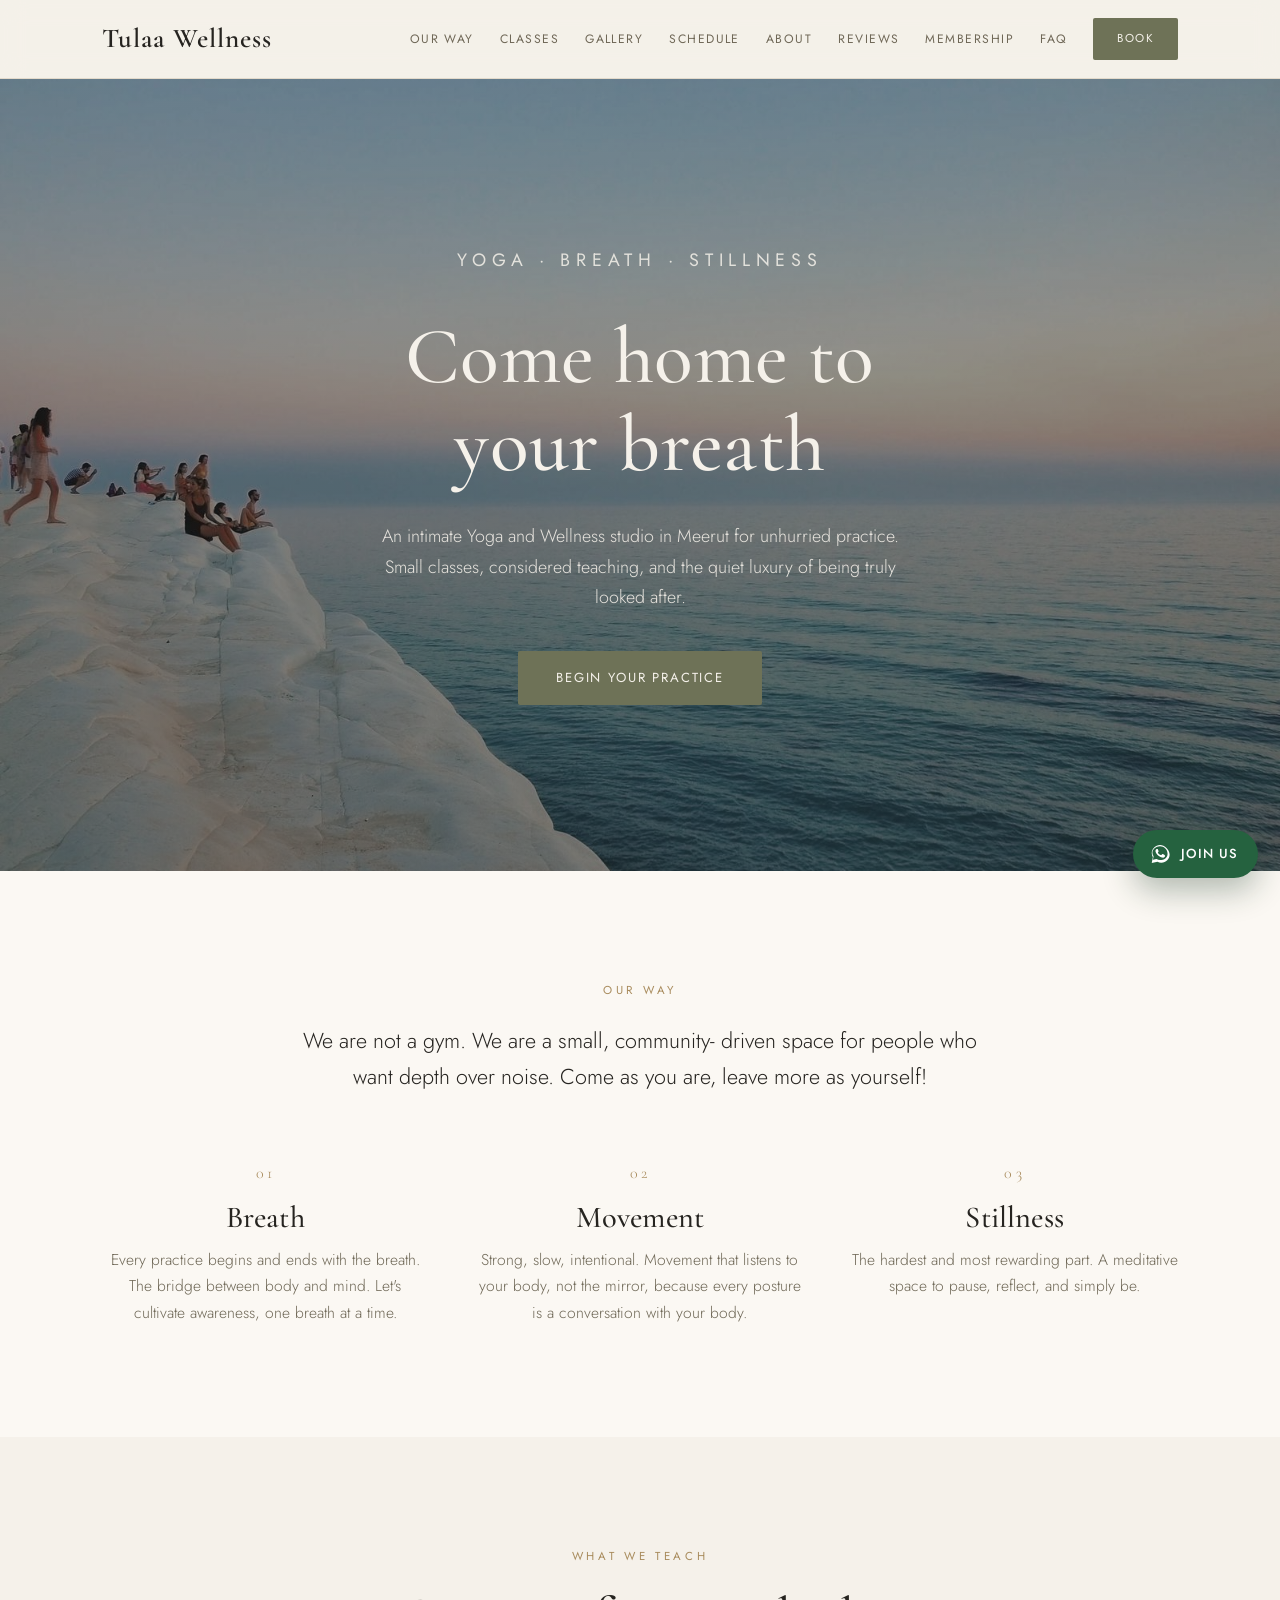
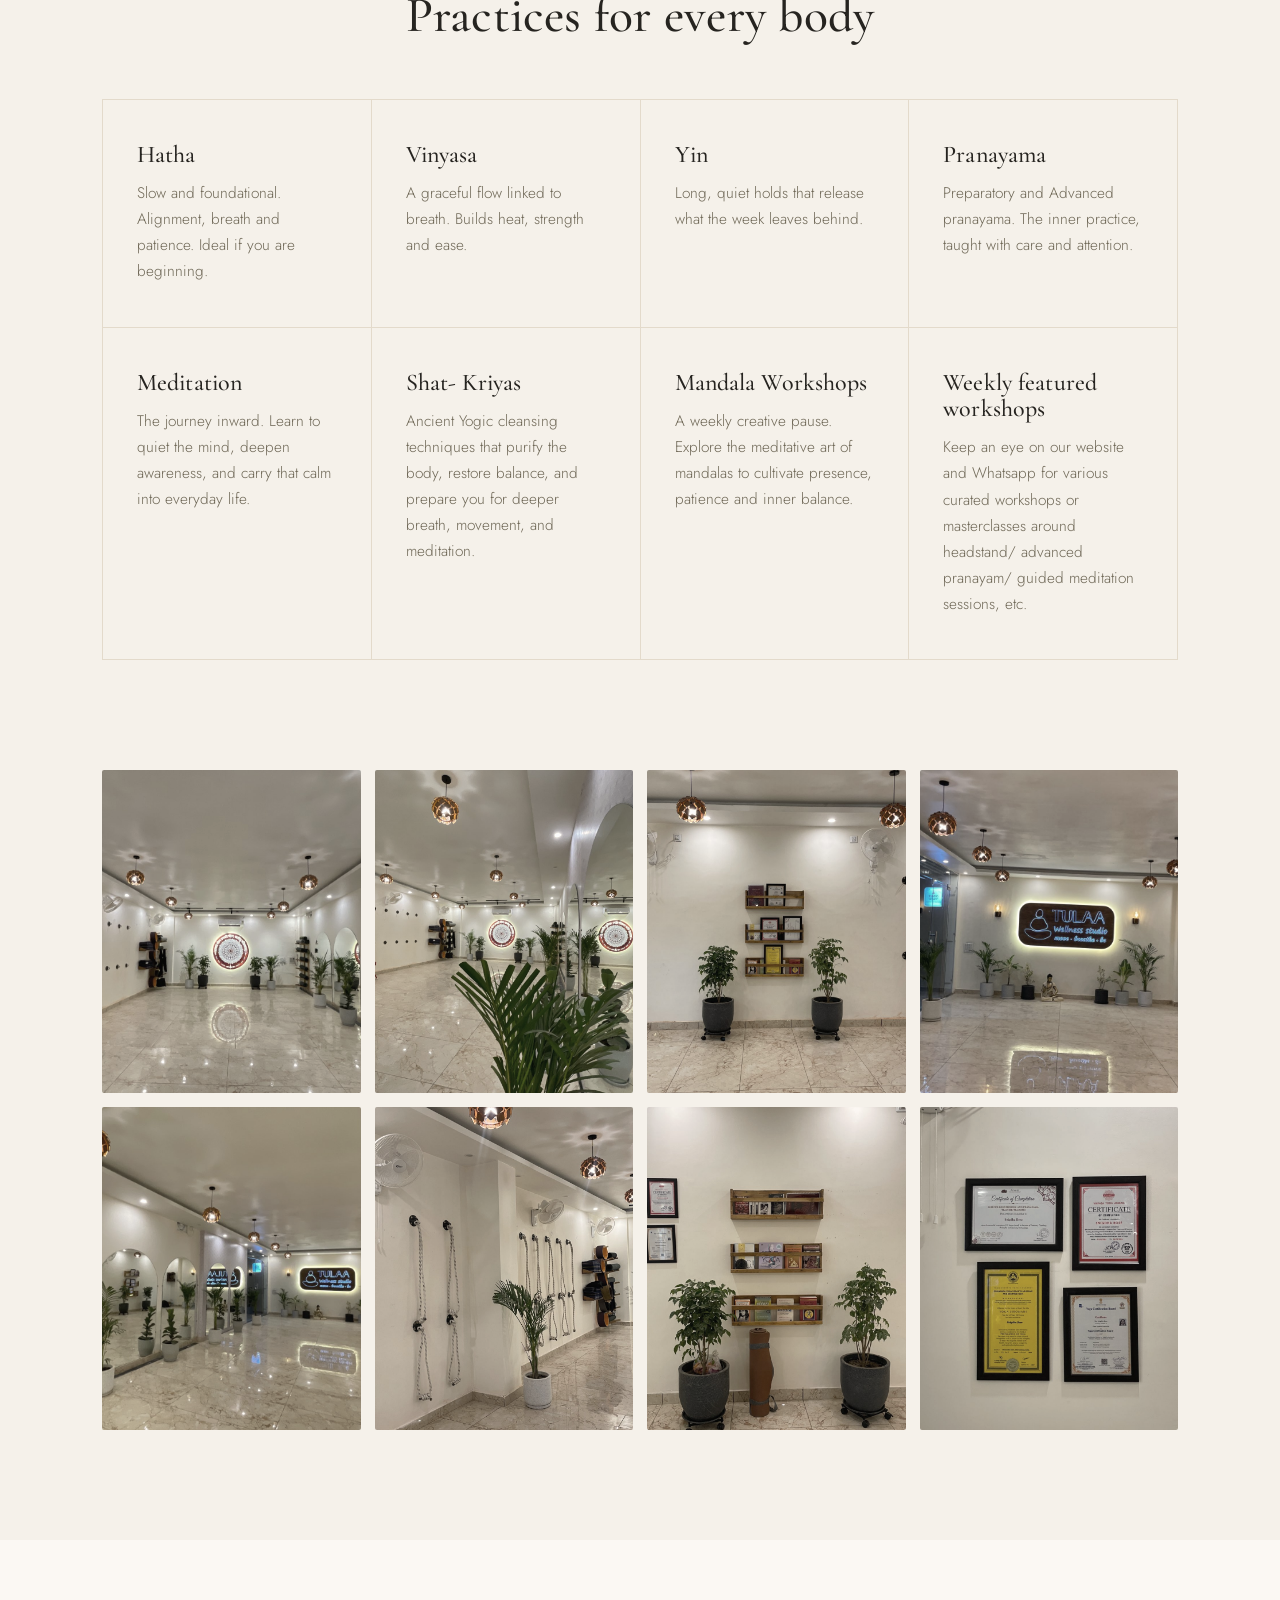
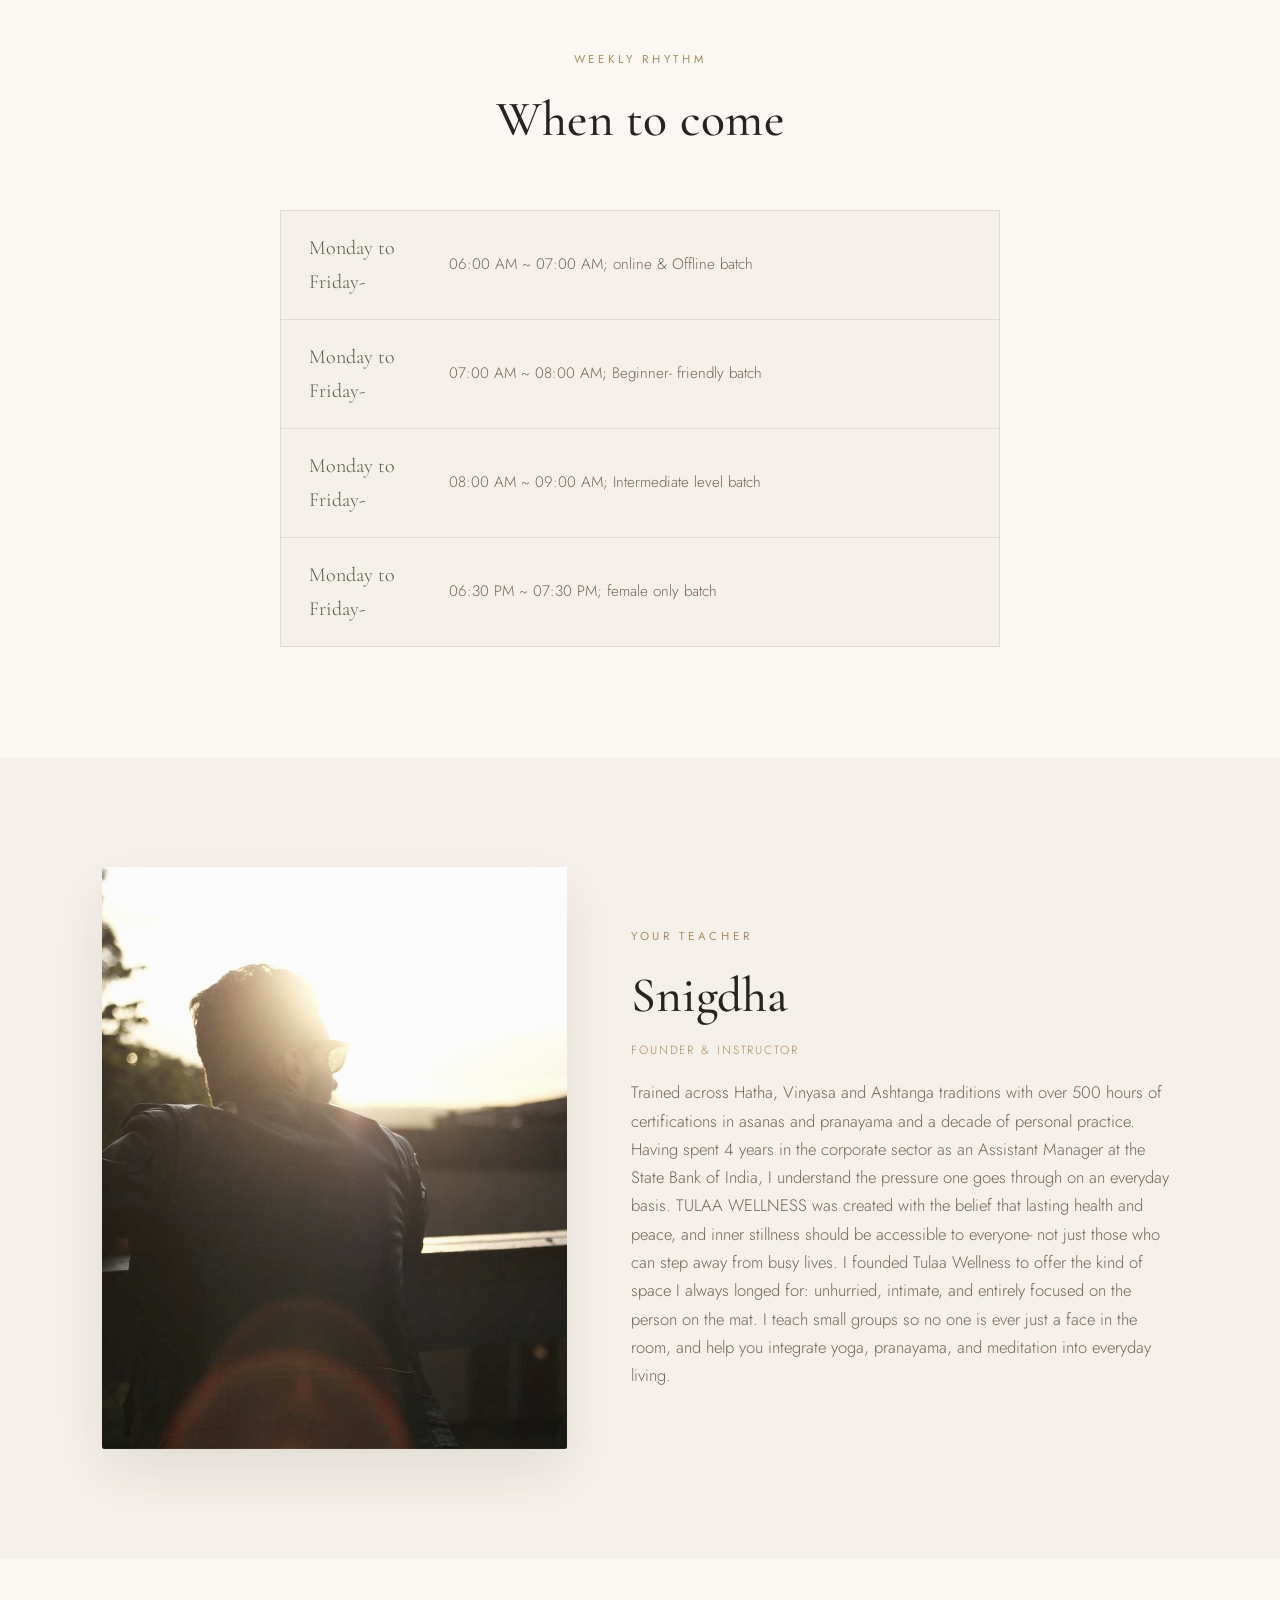
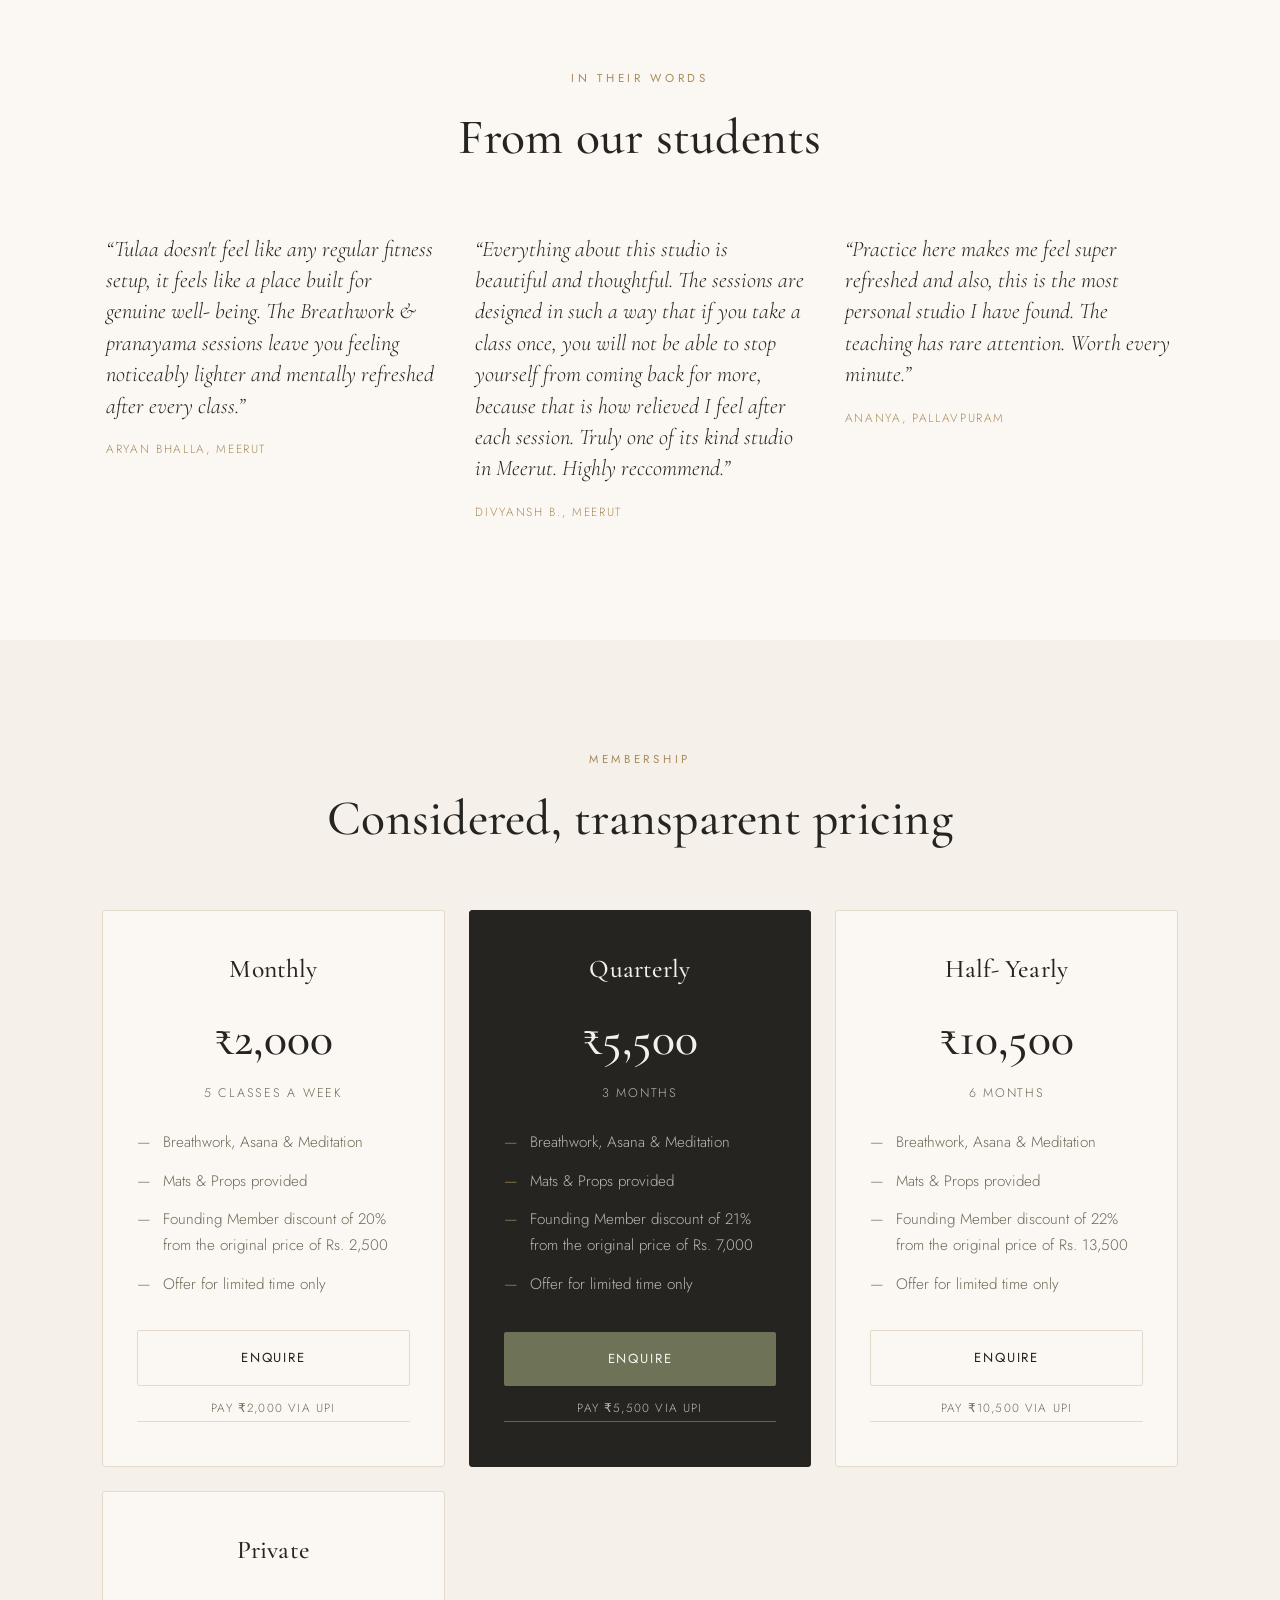
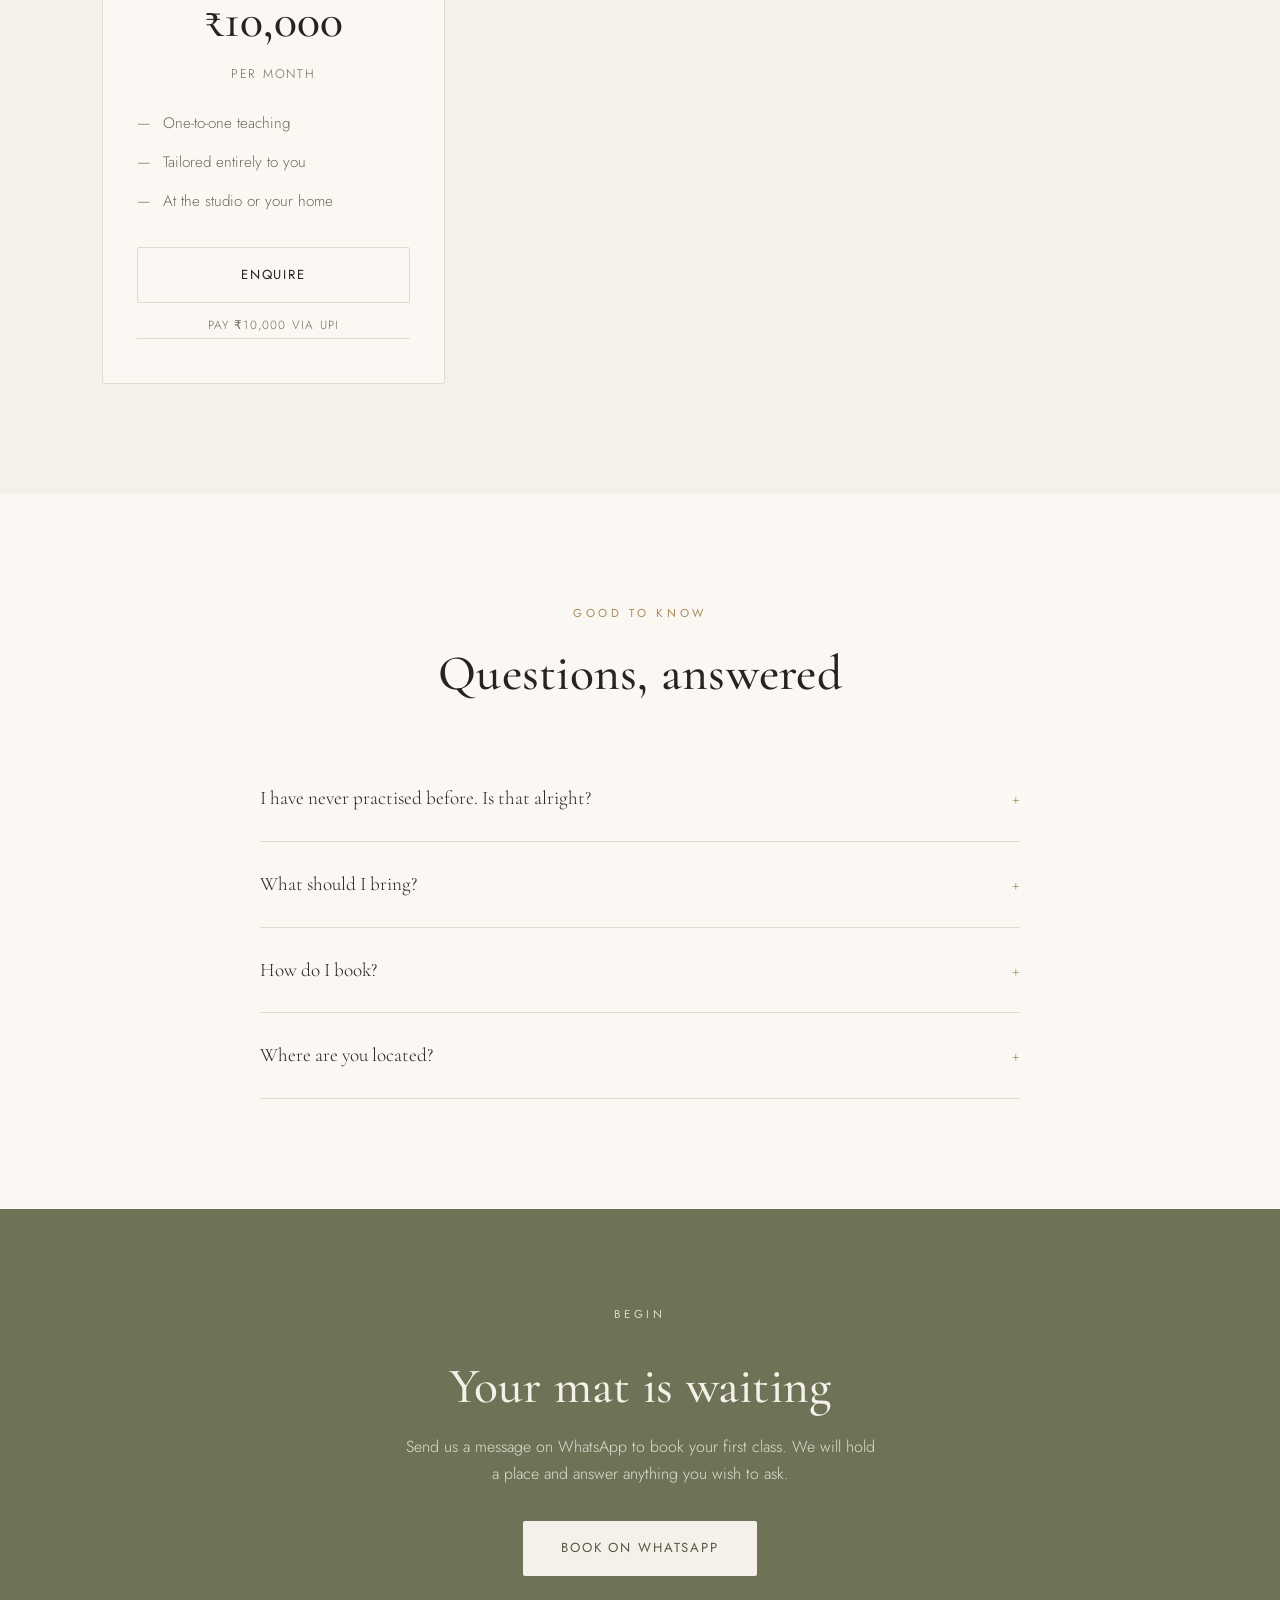
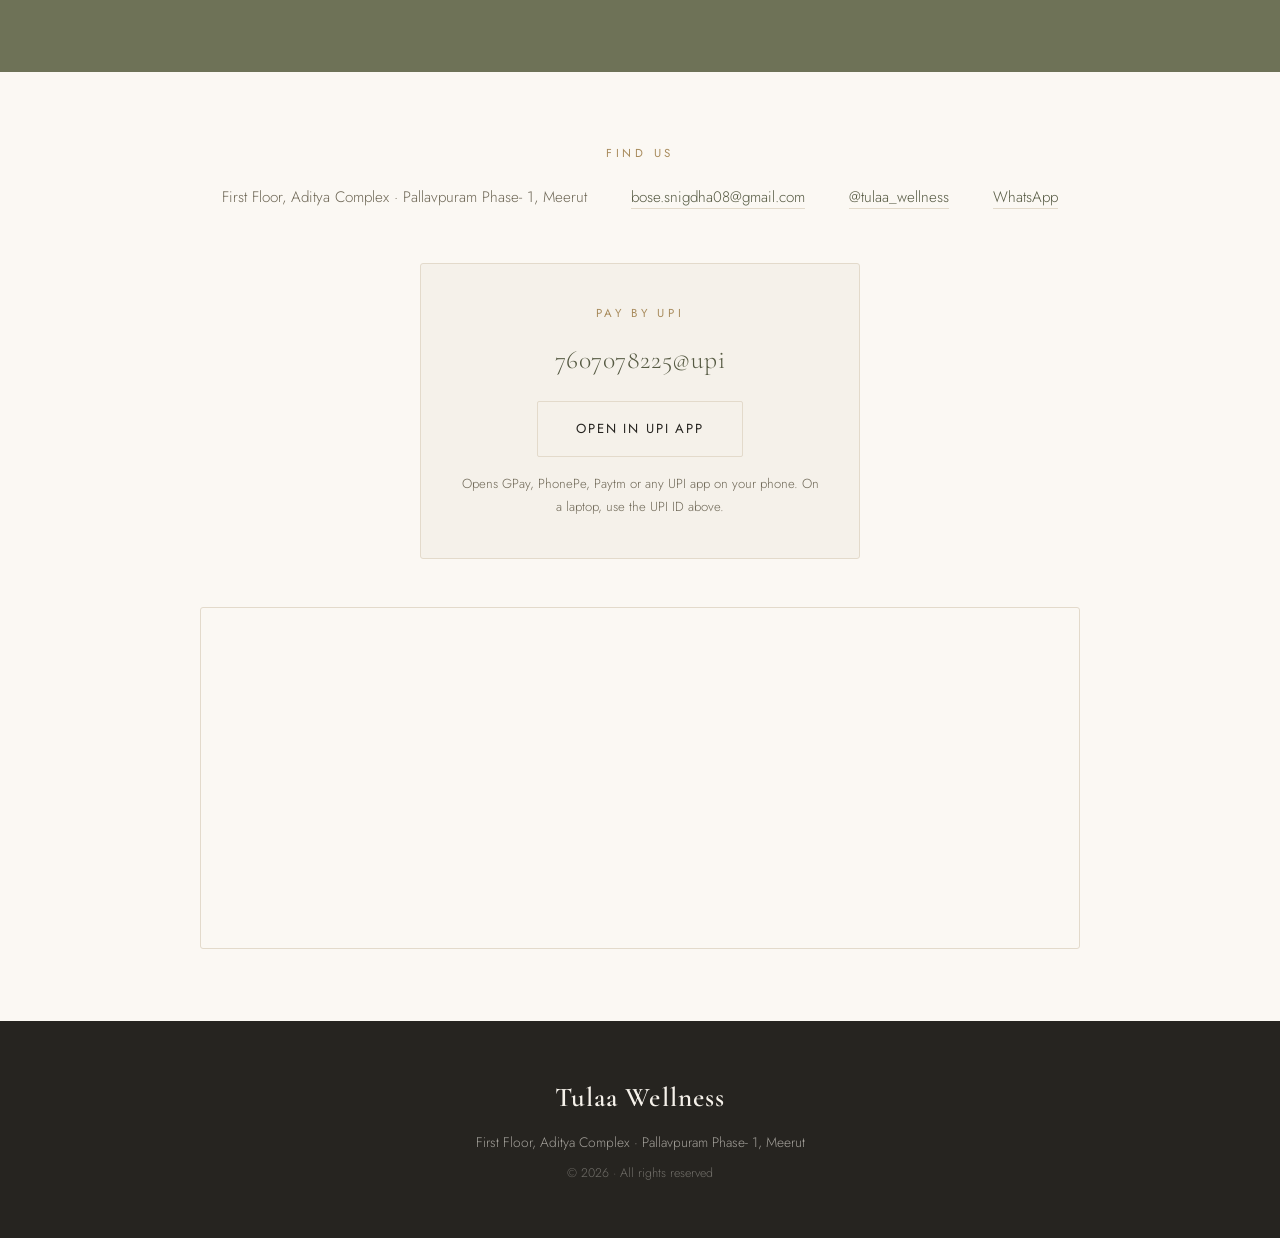
<file: index.html>
<!DOCTYPE html>
<html lang="en">
<head>
<meta charset="UTF-8" />
<meta name="viewport" content="width=device-width, initial-scale=1.0" />
<title>Tulaa Wellness | Yoga Studio</title>
<meta name="description" content="An intimate yoga studio in Meerut for unhurried practice. Small classes, considered teaching." />

<!-- Link preview card (WhatsApp, iMessage, social). Scrapers read these static tags, not JS. -->
<meta property="og:type" content="website" />
<meta property="og:site_name" content="Tulaa Wellness" />
<meta property="og:title" content="Tulaa Wellness | Yoga Studio" />
<meta property="og:description" content="An intimate yoga studio in Meerut for unhurried practice. Small classes, considered teaching." />
<meta property="og:url" content="https://yoga-studio-website-eight.vercel.app/" />
<meta property="og:image" content="https://yoga-studio-website-eight.vercel.app/assets/hero.jpg" />
<meta name="twitter:card" content="summary_large_image" />
<meta name="twitter:title" content="Tulaa Wellness | Yoga Studio" />
<meta name="twitter:description" content="An intimate yoga studio in Meerut for unhurried practice." />
<meta name="twitter:image" content="https://yoga-studio-website-eight.vercel.app/assets/hero.jpg" />
<link rel="preconnect" href="https://fonts.googleapis.com" />
<link rel="preconnect" href="https://fonts.gstatic.com" crossorigin />
<link href="https://fonts.googleapis.com/css2?family=Cormorant+Garamond:ital,wght@0,400;0,500;0,600;1,400;1,500&family=Jost:wght@300;400;500&display=swap" rel="stylesheet" />
<link rel="stylesheet" href="styles.css" />
</head>
<body>

<header>
  <div class="wrap">
    <nav>
      <a href="#top" class="logo" id="navLogo">Antara</a>
      <button class="nav-toggle" id="navToggle" aria-label="Menu">☰</button>
      <div class="nav-links" id="navLinks">
        <a href="#classes">Classes</a>
        <a href="#schedule">Schedule</a>
        <a href="#about">About</a>
        <a href="#pricing">Membership</a>
        <a href="#contact" class="btn" style="padding:11px 26px">Book</a>
      </div>
    </nav>
  </div>
</header>

<!-- HERO -->
<section class="hero" id="hero">
  <a id="top"></a>
  <div class="bg" id="heroBg"></div>
  <div class="wrap">
    <p class="kicker" id="heroKicker"></p>
    <h1 id="heroHead"></h1>
    <p id="heroSub"></p>
    <a class="btn" id="heroBtn" target="_blank" rel="noopener"></a>
  </div>
</section>

<!-- PHILOSOPHY -->
<section class="philosophy center" id="philosophy">
  <div class="wrap">
    <p class="kicker">Our way</p>
    <p class="lede" id="philIntro" style="font-size:1.35rem;color:var(--ink);max-width:680px"></p>
    <div class="pillars" id="pillars"></div>
  </div>
</section>

<!-- CLASSES -->
<section id="classes">
  <div class="wrap">
    <p class="kicker center">What we teach</p>
    <h2 class="center">Practices for every body</h2>
    <div class="grid g4" id="classGrid" style="margin-top:56px"></div>
  </div>
</section>

<!-- GALLERY -->
<section id="gallery" style="padding-top:0">
  <div class="wrap">
    <div class="gallery toned" id="galleryGrid"></div>
  </div>
</section>

<!-- SCHEDULE -->
<section id="schedule" style="background:var(--paper)">
  <div class="wrap">
    <p class="kicker center">Weekly rhythm</p>
    <h2 class="center">When to come</h2>
    <div class="sched" id="schedList"></div>
  </div>
</section>

<!-- ABOUT -->
<section id="about">
  <div class="wrap">
    <div class="about">
      <div class="photo toned" id="instPhoto"></div>
      <div>
        <p class="kicker">Your teacher</p>
        <h2 id="instName"></h2>
        <p class="role" id="instRole"></p>
        <p class="bio" id="instBio"></p>
      </div>
    </div>
  </div>
</section>

<!-- TESTIMONIALS -->
<section id="testimonials" style="background:var(--paper)">
  <div class="wrap">
    <p class="kicker center">In their words</p>
    <h2 class="center">From our students</h2>
    <div class="quotes" id="quoteGrid"></div>
  </div>
</section>

<!-- PRICING -->
<section id="pricing">
  <div class="wrap">
    <p class="kicker center">Membership</p>
    <h2 class="center">Considered, transparent pricing</h2>
    <div class="prices" id="priceGrid"></div>
  </div>
</section>

<!-- FAQ -->
<section id="faq" style="background:var(--paper)">
  <div class="wrap">
    <p class="kicker center">Good to know</p>
    <h2 class="center">Questions, answered</h2>
    <div class="faq" id="faqList"></div>
  </div>
</section>

<!-- CTA -->
<section class="cta" id="contact" style="padding:0">
  <div class="cta">
    <p class="kicker" style="color:rgba(245,241,234,.8)">Begin</p>
    <h2>Your mat is waiting</h2>
    <p>Send us a message on WhatsApp to book your first class. We will hold a place and answer anything you wish to ask.</p>
    <a class="btn" id="ctaBtn" target="_blank" rel="noopener"></a>
  </div>
</section>

<!-- CONTACT -->
<section class="contact" style="padding-top:72px;padding-bottom:72px">
  <div class="wrap">
    <p class="kicker">Find us</p>
    <div class="row" id="contactRow"></div>
    <div id="upiWrap"></div>
    <div id="mapWrap"></div>
  </div>
</section>

<!-- floating WhatsApp join button (built by app.js) -->
<a id="floatJoin" target="_blank" rel="noopener" aria-label="Join us on WhatsApp"></a>

<footer>
  <a href="#top" class="logo" id="footLogo">Antara</a>
  <div id="footAddr"></div>
  <div class="small">© 2026 · All rights reserved</div>
</footer>

<!-- app.js fetches content.json and builds the page -->
<script src="/themes.js"></script>
<script src="app.js"></script>
</body>
</html>
</file>
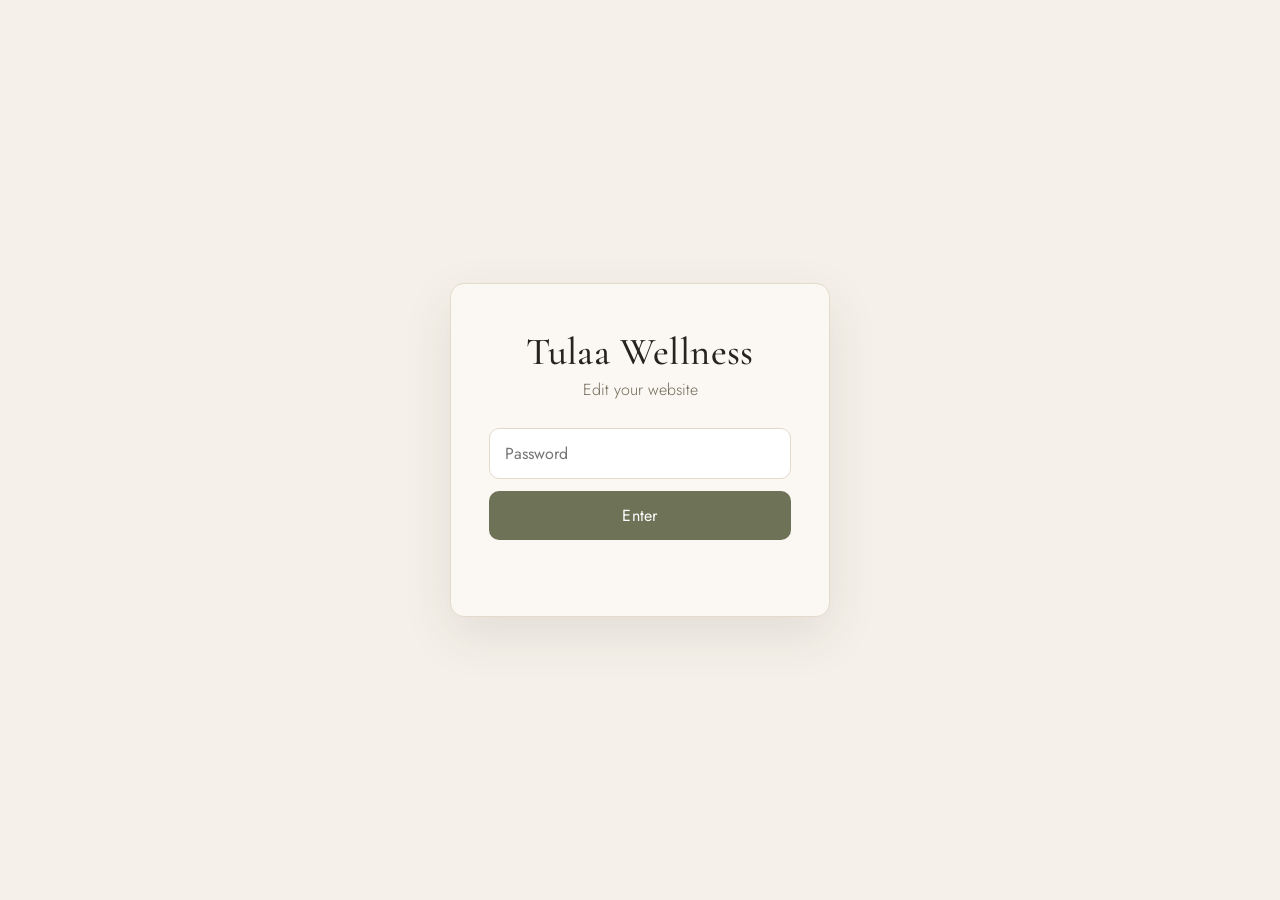
<file: admin/index.html>
<!DOCTYPE html>
<html lang="en">
<head>
<meta charset="UTF-8" />
<meta name="viewport" content="width=device-width, initial-scale=1.0" />
<meta name="robots" content="noindex, nofollow" />
<title>Edit your site</title>
<link rel="preconnect" href="https://fonts.googleapis.com" />
<link rel="preconnect" href="https://fonts.gstatic.com" crossorigin />
<link href="https://fonts.googleapis.com/css2?family=Cormorant+Garamond:wght@500;600&family=Jost:wght@300;400;500&display=swap" rel="stylesheet" />
<link rel="stylesheet" href="/admin/admin.css" />
</head>
<body>

<!-- LOGIN -->
<div id="login" class="login">
  <div class="login-card">
    <h1>Tulaa Wellness</h1>
    <p class="sub">Edit your website</p>
    <form id="loginForm">
      <input type="password" id="pw" placeholder="Password" autocomplete="current-password" required />
      <button type="submit" id="loginBtn">Enter</button>
      <p class="msg" id="loginMsg"></p>
    </form>
  </div>
</div>

<!-- EDITOR -->
<div id="editor" class="editor" hidden>
  <header class="bar">
    <div class="bar-in">
      <span class="brand">Antara · editor</span>
      <div class="bar-actions">
        <a id="previewLink" href="/" target="_blank" rel="noopener" class="ghost">View site ↗</a>
        <button id="publishBtn" class="primary">Publish changes</button>
      </div>
    </div>
    <p class="bar-status" id="status"></p>
  </header>

  <main class="sheet" id="sheet"><!-- built by admin.js --></main>

  <footer class="foot">
    <button id="publishBtn2" class="primary wide">Publish changes</button>
    <p class="foot-note">Changes go live about 30 seconds after you publish.</p>
  </footer>
</div>

<script src="/themes.js"></script>
<script src="/admin/admin.js"></script>
</body>
</html>
</file>
<file: styles.css>
/* =========================================================
   Antara — design layer. You do not need to edit this file.
   To change words / prices / photos, open content.js
   ========================================================= */

:root{
  --ivory:#F5F1EA;
  --paper:#FBF8F3;
  --sand:#EDE7DB;
  --ink:#262420;
  --muted:#6F6857;
  --olive:#6E7257;
  --olive-deep:#565a43;
  --brass:#A88B5C;
  --line:#E3DACB;
  --shadow:0 24px 60px rgba(60,50,30,.10);
}

*{box-sizing:border-box;margin:0;padding:0}
html{scroll-behavior:smooth}
body{
  font-family:'Jost',sans-serif;
  color:var(--ink);
  background:var(--ivory);
  line-height:1.7;
  font-weight:300;
  -webkit-font-smoothing:antialiased;
}

/* ---- Typography ---- */
h1,h2,h3{font-family:'Cormorant Garamond',serif;font-weight:500;line-height:1.1;letter-spacing:.005em}
h1{font-size:clamp(2.6rem,6.5vw,5rem);font-weight:500}
h2{font-size:clamp(2rem,4.5vw,3.1rem);margin-bottom:.35em}
h3{font-size:1.5rem}
p{font-weight:300}
a{color:inherit;text-decoration:none}
img{display:block;width:100%;height:100%;object-fit:cover}

.wrap{max-width:1140px;margin:0 auto;padding:0 32px}
section{padding:110px 0}
.kicker{font-size:.72rem;letter-spacing:.32em;text-transform:uppercase;color:var(--brass);font-weight:400;margin-bottom:22px}
.lede{color:var(--muted);font-size:1.1rem;max-width:600px;font-weight:300}
.center{text-align:center}
.center .lede{margin-left:auto;margin-right:auto}

/* ---- Buttons ---- */
.btn{
  display:inline-block;background:var(--olive);color:var(--ivory);
  padding:16px 38px;border-radius:2px;font-family:'Jost',sans-serif;
  font-weight:400;font-size:.82rem;letter-spacing:.14em;text-transform:uppercase;
  transition:background .25s,transform .25s;cursor:pointer;border:none;
}
.btn:hover{background:var(--olive-deep);transform:translateY(-2px)}
.btn-line{background:transparent;color:var(--ink);border:1px solid var(--line)}
.btn-line:hover{background:#fff;border-color:var(--olive);color:var(--olive-deep)}

/* ---- Photo treatment: quiet, editorial, cohesive ---- */
.toned img{filter:grayscale(.28) sepia(.10) brightness(1.02) contrast(.97)}

/* ---- Header / nav ---- */
header{position:sticky;top:0;z-index:50;background:rgba(245,241,234,.82);backdrop-filter:blur(12px);border-bottom:1px solid var(--line)}
nav{display:flex;align-items:center;justify-content:space-between;height:78px}
.logo{font-family:'Cormorant Garamond',serif;font-size:1.7rem;font-weight:600;letter-spacing:.04em}
.nav-links{display:flex;gap:26px;align-items:center}
.nav-links a{font-size:.76rem;letter-spacing:.12em;text-transform:uppercase;color:var(--muted);font-weight:400;white-space:nowrap}
.nav-links a:hover{color:var(--ink)}
.nav-links a.btn{color:var(--ivory);padding:11px 24px;font-size:.72rem}
.nav-toggle{display:none;background:none;border:none;font-size:1.4rem;cursor:pointer;color:var(--ink)}
@media(max-width:1040px){
  .nav-links{position:fixed;inset:78px 0 auto 0;flex-direction:column;background:var(--ivory);padding:30px;gap:24px;border-bottom:1px solid var(--line);display:none}
  .nav-links.open{display:flex}
  .nav-toggle{display:block}
}

/* ---- Hero ---- */
.hero{position:relative;min-height:88vh;display:flex;align-items:center;text-align:center;overflow:hidden}
.hero .bg{position:absolute;inset:0;z-index:0}
.hero .bg img{filter:grayscale(.35) brightness(.78)}
.hero::after{content:"";position:absolute;inset:0;background:linear-gradient(180deg,rgba(38,36,32,.28),rgba(38,36,32,.46));z-index:1}
.hero .wrap{position:relative;z-index:2;color:var(--ivory)}
.hero .kicker{color:rgba(245,241,234,.85)}
.hero h1{max-width:16ch;margin:0 auto .4em;color:var(--ivory)}
.hero p{max-width:540px;margin:0 auto 38px;color:rgba(245,241,234,.9);font-size:1.12rem}
/* fallback if no hero image yet */
.hero.noimg{background:linear-gradient(160deg,#3a3d30,#565a43 60%,#6b6450)}

/* ---- Philosophy ---- */
.philosophy{background:var(--paper)}
.pillars{display:grid;grid-template-columns:repeat(3,1fr);gap:48px;margin-top:64px}
.pillar{text-align:center}
.pillar .num{font-family:'Cormorant Garamond',serif;font-size:1rem;color:var(--brass);letter-spacing:.2em}
.pillar h3{font-size:1.9rem;margin:14px 0 12px}
.pillar p{color:var(--muted);font-size:.98rem}
@media(max-width:720px){.pillars{grid-template-columns:1fr;gap:44px}}

/* ---- Grids ---- */
.grid{display:grid;gap:1px;background:var(--line);border:1px solid var(--line)}
.g2{grid-template-columns:repeat(2,1fr)}
.g4{grid-template-columns:repeat(4,1fr)}
.cell{background:var(--ivory);padding:42px 34px}
.cell h3{margin-bottom:12px}
.cell p{color:var(--muted);font-size:.96rem}
@media(max-width:820px){.g4{grid-template-columns:repeat(2,1fr)}}
@media(max-width:520px){.g4,.g2{grid-template-columns:1fr}}

/* ---- Gallery ---- */
.gallery{display:grid;grid-template-columns:repeat(4,1fr);gap:14px}
.gallery img{aspect-ratio:4/5;border-radius:2px}
@media(max-width:820px){.gallery{grid-template-columns:repeat(2,1fr)}}

/* ---- About / teacher ---- */
.about{display:grid;grid-template-columns:.85fr 1fr;gap:64px;align-items:center}
.about .photo{aspect-ratio:4/5;border-radius:2px;overflow:hidden;box-shadow:var(--shadow)}
.about .role{color:var(--brass);letter-spacing:.16em;text-transform:uppercase;font-size:.74rem;margin-bottom:18px}
.about p.bio{color:var(--muted);font-size:1.04rem}
@media(max-width:780px){.about{grid-template-columns:1fr;gap:36px}}

/* ---- Schedule ---- */
.sched{max-width:720px;margin:64px auto 0;background:var(--ivory);border:1px solid var(--line)}
.sched .row{display:grid;grid-template-columns:140px 1fr;padding:20px 28px;border-bottom:1px solid var(--line)}
.sched .row:last-child{border-bottom:none}
.sched .day{font-family:'Cormorant Garamond',serif;font-size:1.25rem;color:var(--olive-deep)}
.sched .slots{color:var(--muted);font-size:.95rem;align-self:center}
@media(max-width:520px){.sched .row{grid-template-columns:1fr;gap:4px}}

/* ---- Testimonials ---- */
.quotes{display:grid;grid-template-columns:repeat(3,1fr);gap:32px;margin-top:60px}
.quote{padding:8px 4px}
.quote p{font-family:'Cormorant Garamond',serif;font-size:1.4rem;font-style:italic;line-height:1.4;color:var(--ink);margin-bottom:18px}
.quote .who{font-size:.74rem;letter-spacing:.14em;text-transform:uppercase;color:var(--brass)}
@media(max-width:780px){.quotes{grid-template-columns:1fr;gap:44px}}

/* ---- Pricing ---- */
.prices{display:grid;grid-template-columns:repeat(3,1fr);gap:24px;margin-top:64px}
.price{background:var(--paper);border:1px solid var(--line);border-radius:3px;padding:44px 34px;display:flex;flex-direction:column;text-align:center}
.price.feat{background:var(--ink);color:var(--ivory);border-color:var(--ink)}
.price.feat .per,.price.feat li{color:rgba(245,241,234,.72)}
.price.feat li::before{color:var(--brass)}
.price h3{font-size:1.6rem;margin-bottom:8px}
.price .amt{font-family:'Cormorant Garamond',serif;font-size:3rem;font-weight:500;margin:8px 0 2px}
.price .per{color:var(--muted);font-size:.78rem;letter-spacing:.14em;text-transform:uppercase;margin-bottom:26px}
.price ul{list-style:none;text-align:left;display:flex;flex-direction:column;gap:13px;margin-bottom:32px}
.price li{font-size:.95rem;color:var(--muted);padding-left:26px;position:relative;font-weight:300}
.price li::before{content:"—";position:absolute;left:0;color:var(--olive)}
.price .btn{margin-top:auto}
@media(max-width:780px){.prices{grid-template-columns:1fr;max-width:420px;margin-left:auto;margin-right:auto}}

/* ---- FAQ ---- */
.faq{max-width:760px;margin:56px auto 0}
.faq details{border-bottom:1px solid var(--line)}
.faq summary{cursor:pointer;list-style:none;padding:26px 0;font-size:1.2rem;font-family:'Cormorant Garamond',serif;display:flex;justify-content:space-between;align-items:center;gap:20px}
.faq summary::-webkit-details-marker{display:none}
.faq summary::after{content:"+";color:var(--brass);font-weight:300}
.faq details[open] summary::after{content:"–"}
.faq p{color:var(--muted);padding:0 0 26px;font-size:1rem}

/* ---- CTA / contact ---- */
.cta{background:var(--olive);color:var(--ivory);text-align:center;padding:96px 24px}
.cta h2{color:var(--ivory);max-width:18ch;margin:0 auto .4em}
.cta p{color:rgba(245,241,234,.85);max-width:480px;margin:0 auto 34px}
.cta .btn{background:var(--ivory);color:var(--olive-deep)}
.cta .btn:hover{background:#fff}
.contact{text-align:center;padding:72px 24px;background:var(--paper)}
.contact .row{display:flex;gap:44px;justify-content:center;flex-wrap:wrap;color:var(--muted);font-size:.95rem;margin-top:8px}
.contact .row a{color:var(--olive-deep);border-bottom:1px solid var(--line)}
.mapbox{max-width:880px;margin:48px auto 0;border:1px solid var(--line);border-radius:3px;overflow:hidden}
.mapbox iframe{width:100%;height:340px;border:0;display:block}

/* ---- Footer ---- */
footer{background:var(--ink);color:rgba(245,241,234,.6);text-align:center;padding:54px 24px;font-size:.86rem}
footer .logo{display:inline-block;color:var(--ivory);margin-bottom:10px}
footer .small{font-size:.78rem;opacity:.6;margin-top:8px}

/* ---- UPI pay button on price cards ---- */
.btn-pay{display:inline-block;margin-top:12px;font-size:.74rem;letter-spacing:.1em;text-transform:uppercase;color:var(--muted);border-bottom:1px solid var(--line);padding-bottom:3px;transition:color .2s,border-color .2s}
.btn-pay:hover{color:var(--olive-deep);border-color:var(--olive)}
.price.feat .btn-pay{color:rgba(245,241,234,.75);border-color:rgba(245,241,234,.3)}
.price.feat .btn-pay:hover{color:var(--ivory);border-color:var(--brass)}

/* ---- UPI block in contact ---- */
.upi{margin-top:52px;padding:40px;background:var(--ivory);border:1px solid var(--line);border-radius:3px;max-width:440px;margin-left:auto;margin-right:auto}
.upi-id{font-family:'Cormorant Garamond',serif;font-size:1.6rem;color:var(--olive-deep);margin-bottom:20px;letter-spacing:.02em}
.upi-note{color:var(--muted);font-size:.82rem;margin-top:16px;font-weight:300}

/* ---- Floating WhatsApp join button ---- */
#floatJoin{display:none}
#floatJoin.show{
  display:flex;align-items:center;gap:10px;
  position:fixed;right:22px;bottom:22px;z-index:60;
  background:#25623f;color:#fff;
  padding:13px 20px 13px 16px;border-radius:999px;
  font-family:'Jost',sans-serif;font-size:.82rem;font-weight:500;letter-spacing:.08em;text-transform:uppercase;
  box-shadow:0 12px 32px rgba(20,50,30,.32);
  transition:transform .25s,box-shadow .25s;
}
#floatJoin.show:hover{transform:translateY(-2px);box-shadow:0 16px 40px rgba(20,50,30,.42)}
#floatJoin svg{flex:none}
@media(max-width:520px){#floatJoin.show span{display:none}#floatJoin.show{padding:15px;border-radius:50%}}

/* ---- Gentle reveal on scroll ---- */
.reveal{opacity:0;transform:translateY(22px);transition:opacity .9s ease,transform .9s ease}
.reveal.in{opacity:1;transform:none}
</file>
<file: admin/admin.css>
:root{
  --ivory:#F5F1EA; --paper:#FBF8F3; --sand:#EDE7DB;
  --ink:#262420; --muted:#6F6857; --olive:#6E7257; --olive-deep:#565a43;
  --brass:#A88B5C; --line:#E3DACB; --danger:#a23b30;
  --radius:14px; --shadow:0 18px 50px rgba(60,50,30,.10);
}
*{box-sizing:border-box;margin:0;padding:0}
[hidden]{display:none !important}
body{font-family:'Jost',sans-serif;color:var(--ink);background:var(--ivory);line-height:1.6;font-weight:300;-webkit-font-smoothing:antialiased}
h1,h2,h3{font-family:'Cormorant Garamond',serif;font-weight:500;line-height:1.15}
button{font-family:inherit;cursor:pointer;border:none}
input,textarea,select{font-family:inherit;font-size:1rem;width:100%}
a{color:var(--olive-deep)}

/* ---- LOGIN ---- */
.login{min-height:100vh;display:grid;place-items:center;padding:24px}
.login-card{background:var(--paper);border:1px solid var(--line);border-radius:var(--radius);box-shadow:var(--shadow);padding:46px 38px;width:100%;max-width:380px;text-align:center}
.login-card h1{font-size:2.4rem;letter-spacing:.01em}
.login-card .sub{color:var(--muted);margin:2px 0 26px}
.login-card input{padding:13px 15px;border:1px solid var(--line);border-radius:10px;background:#fff;margin-bottom:12px}
.login-card button{width:100%;padding:13px;border-radius:10px;background:var(--olive);color:#fff;font-size:1rem;letter-spacing:.02em}
.login-card button:hover{background:var(--olive-deep)}
.msg{min-height:1.2em;margin-top:12px;font-size:.9rem}
.msg.err{color:var(--danger)}

/* ---- EDITOR SHELL ---- */
.bar{position:sticky;top:0;z-index:20;background:rgba(251,248,243,.92);backdrop-filter:blur(8px);border-bottom:1px solid var(--line)}
.bar-in{max-width:780px;margin:0 auto;padding:14px 22px;display:flex;align-items:center;justify-content:space-between;gap:16px}
.brand{font-weight:500;letter-spacing:.04em;text-transform:uppercase;font-size:.82rem;color:var(--muted)}
.bar-actions{display:flex;align-items:center;gap:12px}
.bar-status{max-width:780px;margin:0 auto;padding:0 22px;min-height:0;font-size:.86rem;color:var(--muted);transition:padding .2s}
.bar-status.show{padding:0 22px 12px}
.bar-status.ok{color:var(--olive-deep)}
.bar-status.err{color:var(--danger)}
.primary{padding:11px 22px;border-radius:10px;background:var(--olive);color:#fff;letter-spacing:.02em;font-size:.95rem}
.primary:hover{background:var(--olive-deep)}
.primary:disabled{opacity:.55;cursor:default}
.primary.wide{width:100%;padding:15px}
.ghost{padding:10px 14px;border:1px solid var(--line);border-radius:10px;background:#fff;font-size:.9rem;text-decoration:none}

.sheet{max-width:780px;margin:0 auto;padding:28px 22px 10px}
.foot{max-width:780px;margin:0 auto;padding:8px 22px 60px}
.foot-note{text-align:center;color:var(--muted);font-size:.85rem;margin-top:10px}

/* ---- GROUP CARDS ---- */
.group{background:var(--paper);border:1px solid var(--line);border-radius:var(--radius);margin-bottom:18px;overflow:hidden}
.group > summary{list-style:none;cursor:pointer;padding:18px 22px;display:flex;align-items:center;justify-content:space-between;gap:14px;user-select:none}
.group > summary::-webkit-details-marker{display:none}
.group > summary:hover{background:var(--sand)}
.group-title{font-size:1.35rem}
.group-hint{font-size:.86rem;color:var(--muted);font-weight:300}
.chev{color:var(--muted);transition:transform .2s;font-size:.9rem}
.group[open] .chev{transform:rotate(180deg)}
.group-body{padding:6px 22px 22px;border-top:1px solid var(--line)}

/* ---- FIELDS ---- */
.field{margin-top:16px}
.field > label{display:block;font-size:.88rem;font-weight:400;margin-bottom:6px;color:var(--ink)}
.field .help{font-size:.8rem;color:var(--muted);margin-bottom:6px}
.field input[type=text],.field textarea{padding:11px 13px;border:1px solid var(--line);border-radius:10px;background:#fff}
.field textarea{min-height:92px;resize:vertical;line-height:1.55}
.field input:focus,.field textarea:focus{outline:none;border-color:var(--olive)}

/* toggle row */
.toggle{display:flex;align-items:center;justify-content:space-between;gap:14px;padding:13px 0;border-bottom:1px solid var(--line)}
.toggle:last-child{border-bottom:none}
.toggle .t-label{font-size:.98rem}
.toggle .t-sub{font-size:.8rem;color:var(--muted)}
.switch{position:relative;width:48px;height:27px;flex:0 0 auto}
.switch input{position:absolute;opacity:0;width:100%;height:100%;margin:0;cursor:pointer}
.switch .track{position:absolute;inset:0;background:#cfc7b6;border-radius:999px;transition:background .18s}
.switch .knob{position:absolute;top:3px;left:3px;width:21px;height:21px;background:#fff;border-radius:50%;transition:transform .18s;box-shadow:0 1px 3px rgba(0,0,0,.2)}
.switch input:checked + .track{background:var(--olive)}
.switch input:checked + .track + .knob{transform:translateX(21px)}

/* repeaters */
.item{border:1px solid var(--line);border-radius:12px;padding:14px 16px;margin-top:14px;background:#fff}
.item-head{display:flex;align-items:center;justify-content:space-between;margin-bottom:4px}
.item-no{font-size:.78rem;letter-spacing:.06em;text-transform:uppercase;color:var(--muted)}
.item-ctrl{display:flex;gap:6px}
.iconbtn{width:30px;height:30px;border-radius:8px;background:var(--sand);color:var(--ink);font-size:.95rem;line-height:1;display:grid;place-items:center}
.iconbtn:hover{background:#e3dac6}
.iconbtn.del:hover{background:#f1d9d4;color:var(--danger)}
.iconbtn:disabled{opacity:.35;cursor:default}
.addbtn{margin-top:14px;padding:11px 16px;border:1px dashed var(--brass);border-radius:10px;background:transparent;color:var(--olive-deep);font-size:.92rem;width:100%}
.addbtn:hover{background:var(--sand)}

/* theme palette picker */
.theme-grid{display:grid;grid-template-columns:repeat(auto-fill,minmax(148px,1fr));gap:12px;margin-top:14px}
.theme-card{border:1px solid var(--line);border-radius:12px;padding:12px;cursor:pointer;background:#fff;text-align:center;transition:border-color .15s,box-shadow .15s}
.theme-card:hover{border-color:var(--brass)}
.theme-card.sel{border-color:var(--olive);box-shadow:0 0 0 2px var(--olive)}
.swatches{display:flex;height:36px;border-radius:8px;overflow:hidden;margin-bottom:9px;border:1px solid var(--line)}
.swatches .sw{flex:1}
.theme-name{font-size:.9rem}

/* string list (features) */
.strrow{display:flex;gap:8px;margin-top:8px}
.strrow input{flex:1}

/* image field */
.imgfield{margin-top:6px}
.thumb{width:100%;max-width:240px;aspect-ratio:4/3;border-radius:10px;border:1px solid var(--line);object-fit:cover;background:var(--sand);display:block;margin-bottom:10px}
.thumb.empty{display:grid;place-items:center;color:var(--muted);font-size:.85rem}
.filebtn{display:inline-block;padding:9px 15px;border:1px solid var(--line);border-radius:9px;background:#fff;font-size:.9rem}
.filebtn:hover{background:var(--sand)}
.imgfield input[type=file]{display:none}
.img-err{margin-top:10px;padding:10px 12px;border:1px solid #e7c6bf;background:#f8ece9;border-radius:9px;color:var(--danger);font-size:.86rem;line-height:1.5}
.gallery-grid{display:grid;grid-template-columns:repeat(auto-fill,minmax(150px,1fr));gap:12px;margin-top:6px}
.gallery-cell{position:relative}
.gallery-cell .thumb{max-width:none;margin-bottom:0}
.gallery-cell .del{position:absolute;top:6px;right:6px;background:rgba(255,255,255,.92)}

@media (max-width:560px){
  .bar-in{padding:12px 16px}
  .sheet,.foot,.bar-status{padding-left:16px;padding-right:16px}
  .ghost{display:none}
}
</file>
